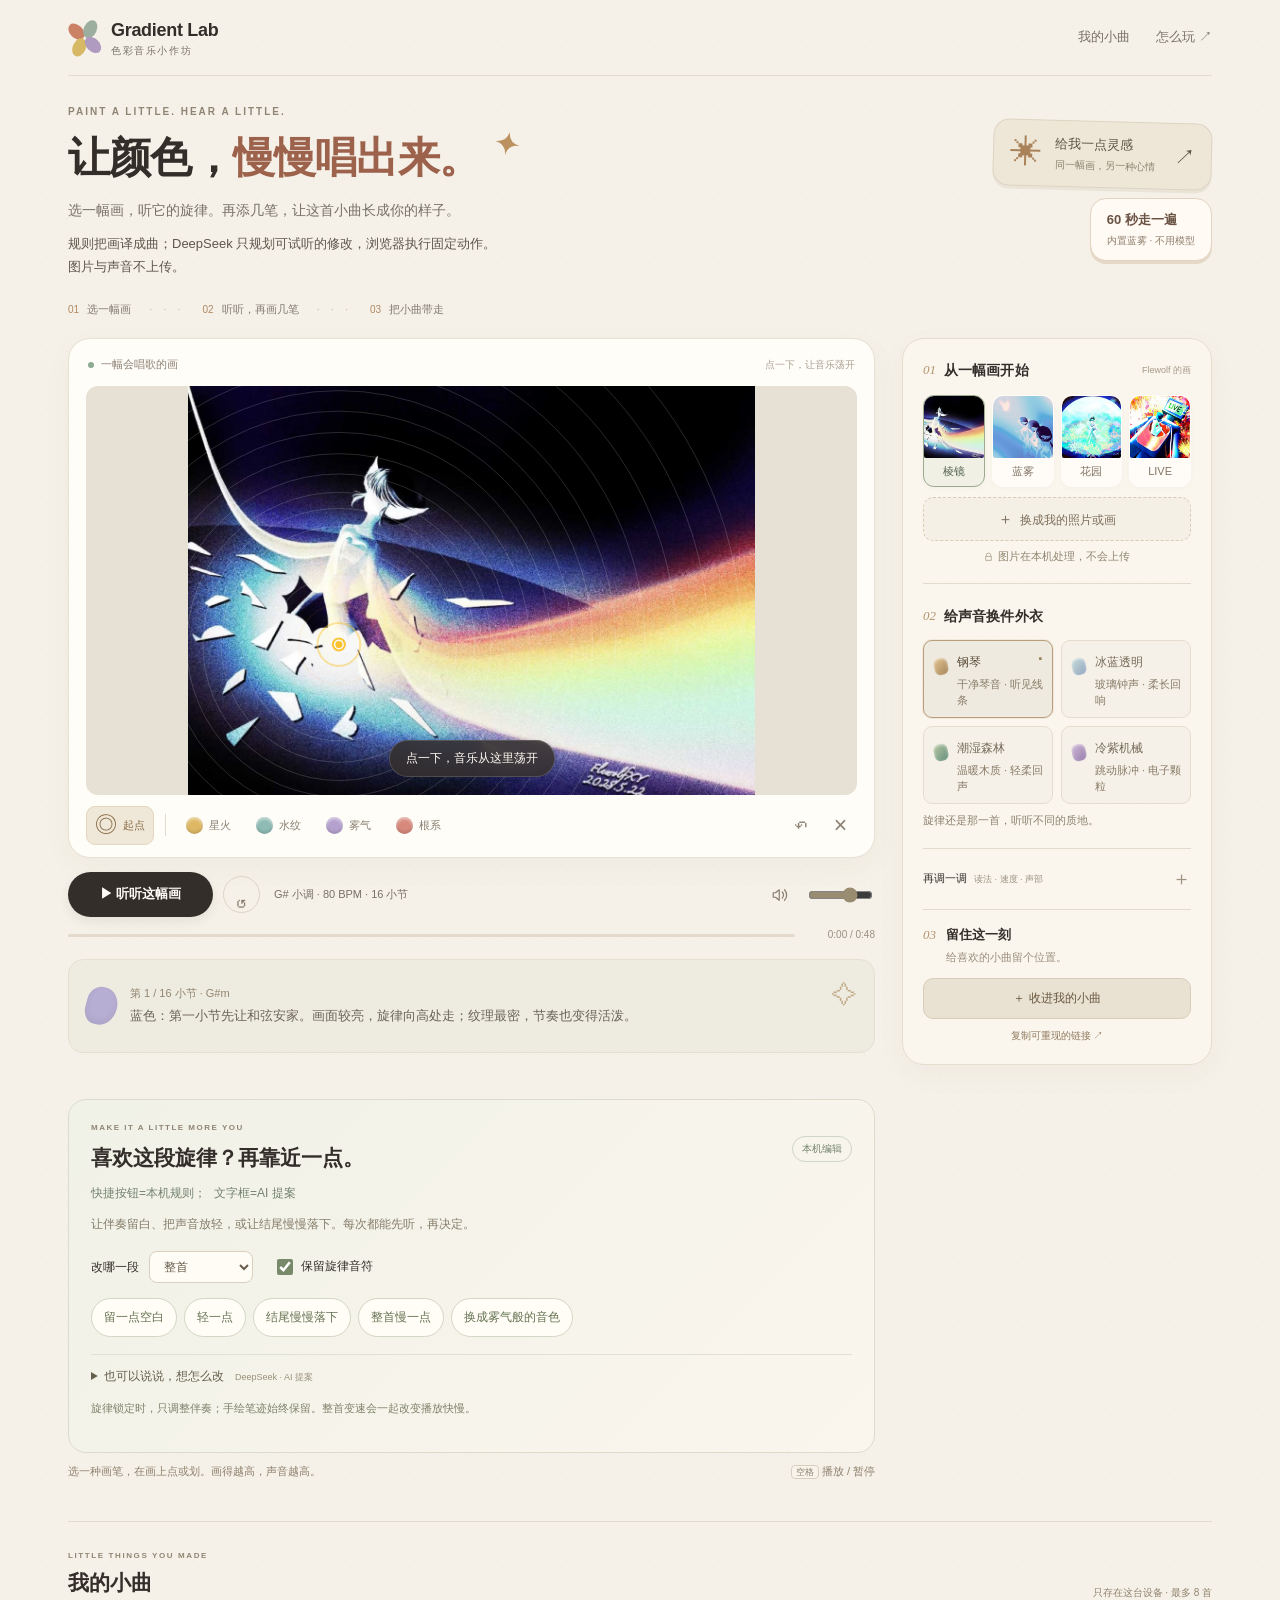
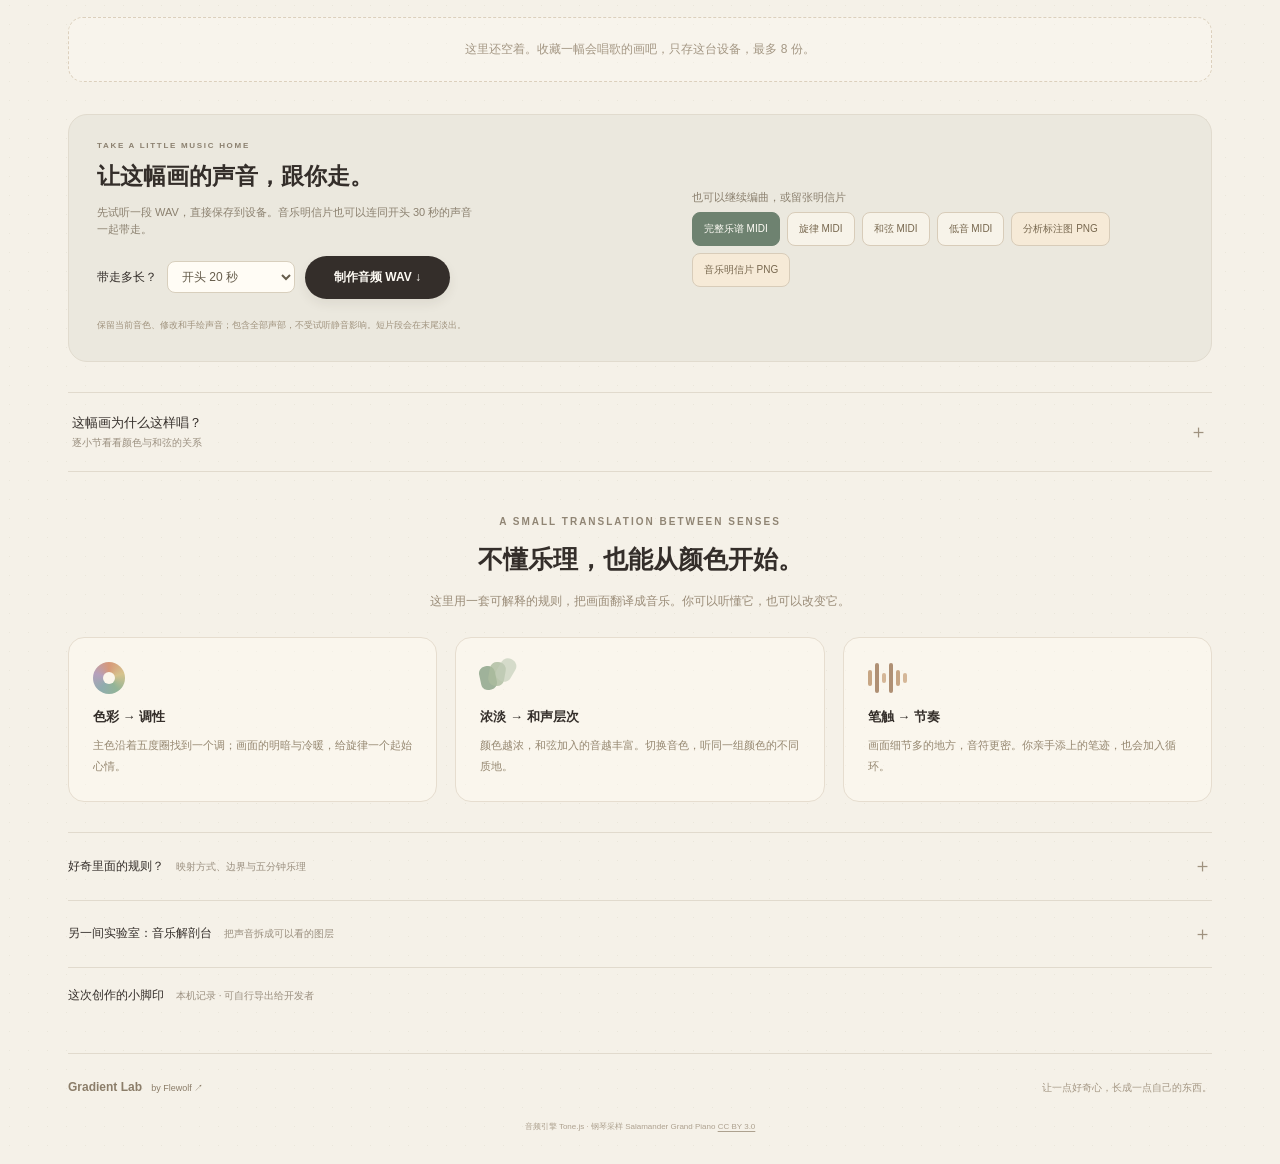
<file: docs/index.html>
<!DOCTYPE html>
<html lang="zh-CN">
<head>
<meta charset="UTF-8">
<meta name="viewport" content="width=device-width, initial-scale=1.0">
<meta name="theme-color" content="#f5f1e8">
<title>Gradient Lab · 让颜色，慢慢唱出来</title>
<meta name="description" content="一间可以听见颜色的小作坊。选一幅画，听它的旋律，再亲手添一笔声音。可解释、可编辑，作品只留在你的设备里。">
<meta property="og:title" content="Gradient Lab · 让颜色，慢慢唱出来">
<meta property="og:description" content="先听听，再添一笔。把一幅画变成能继续创作的音乐。">
<meta property="og:image" content="https://flewolfxy.github.io/gradient-lab/paintings/mist.jpg">
<link rel="icon" href="favicon.svg" type="image/svg+xml">
<link rel="stylesheet" href="style.css?v=20261016-3">
</head>
<body>
<a class="skip-link" href="#lab">跳到创作工作台</a>
<div class="page">
  <nav class="topbar" aria-label="主要导航">
    <a class="brand" href="#" aria-label="Gradient Lab 首页"><span class="brand-flower" aria-hidden="true"><i></i><i></i><i></i><i></i></span><span>Gradient Lab<small>色彩音乐小作坊</small></span></a>
    <div class="nav-links"><a href="#collection">我的小曲</a><a href="#learn">怎么玩 <span aria-hidden="true">↗</span></a></div>
  </nav>

  <header class="hero">
    <div class="hero-copy"><p class="eyebrow">PAINT A LITTLE. HEAR A LITTLE.</p><h1>让颜色，<span>慢慢唱出来。</span><svg class="hero-star" viewBox="0 0 48 48" aria-hidden="true"><path d="M24 2Q25 22 46 24Q25 25 24 46Q22 25 2 24Q22 22 24 2Z"/></svg></h1><p class="sub">选一幅画，听它的旋律。再添几笔，让这首小曲长成你的样子。</p><p class="contribution">规则把画译成曲；DeepSeek 只规划可试听的修改，浏览器执行固定动作。<span>图片与声音不上传。</span></p></div>
    <div class="hero-actions">
      <button class="surprise-btn" id="surpriseBtn"><span aria-hidden="true">✳</span><span>给我一点灵感<small>同一幅画，另一种心情</small></span><span aria-hidden="true">↗</span></button>
      <button class="demo-btn" id="demoBtn" type="button" aria-pressed="false">60 秒走一遍<small>内置蓝雾 · 不用模型</small></button>
    </div>
  </header>
  <div class="journey" aria-label="创作步骤"><span><b>01</b> 选一幅画</span><i aria-hidden="true">· · ·</i><span><b>02</b> 听听，再画几笔</span><i aria-hidden="true">· · ·</i><span><b>03</b> 把小曲带走</span></div>

  <main id="lab" class="layout">
    <section class="canvas-side" aria-label="画布与播放器">
      <div class="canvas-card">
        <div class="card-label"><span><i class="live-dot" aria-hidden="true"></i> 一幅会唱歌的画</span><span class="mini-note">点一下，让音乐荡开</span></div>
        <div class="canvas-wrap" id="canvasWrap">
          <img id="painting" alt="正在读取所选画作">
          <canvas id="overlay" role="application" aria-label="可演奏画布。按空格播放，选择下方画笔后可在画上点或划。" tabindex="0"></canvas>
          <div class="canvas-hint loading" id="canvasHint">正在读画……</div>
        </div>
        <div class="paint-tools" id="paintTools" role="group" aria-label="画布工具">
          <button class="paint-tool origin-tool active" data-tool="origin" title="重新选择音乐荡开的起点" aria-label="选择涟漪起点"><span class="origin-symbol" aria-hidden="true">◎</span><span>起点</span></button>
          <span class="tool-divider" aria-hidden="true"></span>
          <button class="ink-swatch active" data-ink="spark" title="星火 · 钟鸣" aria-label="星火画笔，钟鸣"><i></i><span>星火</span></button>
          <button class="ink-swatch" data-ink="water" title="水纹 · 拨弦" aria-label="水纹画笔，拨弦"><i></i><span>水纹</span></button>
          <button class="ink-swatch" data-ink="mist" title="雾气 · 长音" aria-label="雾气画笔，长音"><i></i><span>雾气</span></button>
          <button class="ink-swatch" data-ink="root" title="根系 · 低音" aria-label="根系画笔，低音"><i></i><span>根系</span></button>
          <span class="tool-spacer"></span>
          <button class="paint-tool compact" id="inkUndo" title="撤销最后一笔" aria-label="撤销最后一笔">↶</button>
          <button class="paint-tool compact" id="inkClear" title="清空手绘笔迹" aria-label="清空手绘笔迹">×</button>
        </div>
      </div>
      <div class="transport">
        <button id="playBtn" class="big-btn" disabled>▶ 听听这幅画</button>
        <button id="stopBtn" class="icon-btn" title="回到开头" aria-label="停止并回到开头">↺</button>
        <div class="track-meta"><span id="nowChord" class="now-chord"></span><span id="keyReadout" class="key-readout"></span></div>
        <div class="volume-control"><button id="muteBtn" class="icon-btn" title="静音" aria-label="静音" aria-pressed="false"><svg viewBox="0 0 24 24" aria-hidden="true"><path d="M11 5 6 9H3v6h3l5 4V5Zm4 3a6 6 0 0 1 0 8m3-11a10 10 0 0 1 0 14"/></svg></button><input id="volumeSlider" type="range" min="0" max="100" value="70" aria-label="音量"></div>
      </div>
      <div class="playback-progress"><div class="progress-track" aria-hidden="true"><span id="progressFill"></span></div><span id="timeReadout">0:00</span></div>
      <div id="hueChoice" class="hue-choice" hidden>
        <p id="hueChoiceText"></p>
        <div role="group" aria-label="选择定调的主色">
          <button type="button" id="hueChoiceA"></button>
          <button type="button" id="hueChoiceB"></button>
        </div>
      </div>
      <div class="listen-note"><span id="barSwatch" class="color-pebble" aria-hidden="true"></span><div><p id="barLabel" class="note-label">颜色做了这些决定</p><p id="barStory">按下播放，看看画面里的色彩，怎样变成耳边的旋律。</p></div><span class="note-star" aria-hidden="true">✧</span></div>
      <div class="status-line"><p class="status" id="status" role="status" aria-live="polite"></p><button id="undoSurpriseBtn" class="text-btn" hidden>回到刚才那一版 ↶</button></div>
      <section class="creative-card" aria-labelledby="creativeTitle">
        <div class="creative-heading"><div><p class="eyebrow">MAKE IT A LITTLE MORE YOU</p><h2 id="creativeTitle">喜欢这段旋律？再靠近一点。</h2></div><span class="local-badge">本机编辑</span></div>
        <p class="edit-contract"><span>快捷按钮=本机规则；</span><span>文字框=AI 提案</span></p>
        <p class="creative-intro">让伴奏留白、把声音放轻，或让结尾慢慢落下。每次都能先听，再决定。</p>
        <div class="creative-options"><label>改哪一段 <select id="editScope"><option value="all">整首</option><option value="firstHalf">前半段</option><option value="secondHalf">后半段</option><option value="ending">最后 4 小节</option></select></label><label class="lock-label"><input type="checkbox" id="lockMelody" checked> 保留旋律音符</label></div>
        <div class="edit-chips" role="group" aria-label="音乐修改"><button data-edit="sparser">留一点空白</button><button data-edit="softer">轻一点</button><button data-edit="fadeEnding">结尾慢慢落下</button><button data-edit="slower">整首慢一点</button><button data-edit="airy">换成雾气般的音色</button></div>
        <details class="intent-details"><summary>也可以说说，想怎么改 <span>DeepSeek · AI 提案</span></summary><form id="editIntentForm"><label class="sr-only" for="editIntent">描述音乐修改</label><textarea id="editIntent" rows="2" maxlength="180" placeholder="例如：后半段轻一点，保留旋律"></textarea><button class="save-btn" type="submit">看看会改什么 ↗</button></form><p class="tip">只将这条修改文字与范围、速度等参数发给 DeepSeek；图片和声音留在本机。AI 只提出可试听的方案，由你决定是否留下。</p></details>
        <p id="editFeedback" class="edit-feedback" role="status" aria-live="polite">旋律锁定时，只调整伴奏；手绘笔迹始终保留。整首变速会一起改变播放快慢。</p>
        <div class="edit-history"><p id="editHistory"></p><button id="undoEditBtn" class="text-btn" hidden>撤回上一次修改 ↶</button></div>
      </section>
      <p class="canvas-footnote">选一种画笔，在画上点或划。画得越高，声音越高。<span class="keyboard-hint"><kbd>空格</kbd> 播放 / 暂停</span></p>
    </section>

    <aside class="controls" aria-label="创作选项">
      <section class="control-section painting-section"><div class="section-heading"><span class="step-number">01</span><h2>从一幅画开始</h2><span class="small-tag">Flewolf 的画</span></div><div class="gallery" id="gallery"></div><button type="button" class="upload-btn" id="uploadTrigger"><span aria-hidden="true">＋</span> 换成我的照片或画</button><input type="file" id="uploadInput" accept="image/png,image/jpeg,image/webp,image/gif,image/avif,image/bmp" hidden><p class="privacy-note"><svg viewBox="0 0 16 16" aria-hidden="true"><path d="M4 7V5a4 4 0 0 1 8 0v2M3 7h10v7H3Z"/></svg>图片在本机处理，不会上传</p></section>
      <section class="control-section sound-section"><div class="section-heading"><span class="step-number">02</span><h2>给声音换件外衣</h2></div><div class="preset-row" id="presetRow"></div><p class="tip">旋律还是那一首，听听不同的质地。</p></section>
      <details class="tuning disclosure"><summary><span>再调一调 <small>读法 · 速度 · 声部</small></span><span class="details-plus" aria-hidden="true">＋</span></summary><div class="details-content">
        <h3>让音乐怎么走？</h3><div class="btn-row scan-row"><button class="opt scan-btn" data-scan="lr">左 → 右</button><button class="opt scan-btn" data-scan="tb">上 → 下</button><button class="opt scan-btn active" data-scan="ripple">涟漪 ◎</button></div><p class="tip" id="rippleTip">点“起点”，再在画上选择音乐荡开的地方。</p>
        <div class="param-row"><label for="tempoSlider">快一点，慢一点</label><b><span id="tempoVal">80</span> <small>BPM</small></b><input type="range" id="tempoSlider" min="50" max="120" value="80"></div>
        <h3>旋律的心情</h3><div class="btn-row"><button class="opt mode-btn active" data-mode="">听画的</button><button class="opt mode-btn" data-mode="major">明亮 · 大调</button><button class="opt mode-btn" data-mode="minor">内敛 · 小调</button></div>
        <h3>拆开听一听</h3><div class="btn-row mixer" aria-label="声部开关"><button class="opt active" data-track="melody" aria-pressed="true">旋律</button><button class="opt active" data-track="chords" aria-pressed="true">和弦</button><button class="opt active" data-track="bass" aria-pressed="true">低音</button><button class="opt active" data-track="ink" aria-pressed="true">我的笔迹</button></div>
        <p class="tip">声部开关只影响试听，收藏与导出保留完整乐谱。</p>
        <button class="text-btn reroll" id="rerollBtn">↻ 换点演奏表情</button>
      </div></details>
      <div class="keep-card"><span class="step-number">03</span><div><h2>留住这一刻</h2><p>给喜欢的小曲留个位置。</p></div><button id="saveBtn" class="save-btn">＋ 收进我的小曲</button><button id="shareBtn" class="text-btn" title="分享内置画作、参数与手绘笔迹">复制可重现的链接 ↗</button></div>
    </aside>
  </main>

  <section id="collection" class="collection" aria-labelledby="collectionTitle"><div class="section-heading collection-heading"><div><p class="eyebrow">LITTLE THINGS YOU MADE</p><h2 id="collectionTitle">我的小曲</h2></div><span class="collection-note">只存在这台设备 · 最多 8 首</span></div><div id="savedWorks" class="saved-works"><p class="saved-empty">喜欢哪一刻，就把它收进来。下次回来，还能接着画。</p></div></section>

  <section class="takeaway" id="takeaway"><div><p class="eyebrow">TAKE A LITTLE MUSIC HOME</p><h2>让这幅画的声音，跟你走。</h2><p>先试听一段 WAV，直接保存到设备。音乐明信片也可以连同开头 30 秒的声音一起带走。</p><div class="audio-export-controls"><label for="exportLength">带走多长？</label><select id="exportLength"><option value="20">开头 20 秒</option><option value="30">开头 30 秒</option><option value="full">完整一遍 + 余音</option></select><button id="exportAudioBtn" class="big-btn" disabled>制作音频 WAV ↓</button></div><small>保留当前音色、修改和手绘声音；包含全部声部，不受试听静音影响。短片段会在末尾淡出。</small></div><div><p class="export-secondary-label">也可以继续编曲，或留张明信片</p><div id="downloads" class="downloads"></div></div></section>

  <details id="scoreDetails" class="disclosure score-details"><summary><span>这幅画为什么这样唱？<small>逐小节看看颜色与和弦的关系</small></span><span class="details-plus" aria-hidden="true">＋</span></summary><div class="details-content"><div class="chord-strip" id="chordStrip" aria-label="选择小节播放"></div><section class="report" id="report" aria-label="逐小节音乐解释"></section></div></details>

  <section id="learn" class="learn-section"><div class="learn-heading"><p class="eyebrow">A SMALL TRANSLATION BETWEEN SENSES</p><h2>不懂乐理，也能从颜色开始。</h2><p>这里用一套可解释的规则，把画面翻译成音乐。你可以听懂它，也可以改变它。</p></div><div class="mapping-cards"><article><span class="mapping-art hue-art" aria-hidden="true"></span><h3>色彩 → 调性</h3><p>主色沿着五度圈找到一个调；画面的明暗与冷暖，给旋律一个起始心情。</p></article><article><span class="mapping-art saturation-art" aria-hidden="true"><i></i><i></i><i></i></span><h3>浓淡 → 和声层次</h3><p>颜色越浓，和弦加入的音越丰富。切换音色，听同一组颜色的不同质地。</p></article><article><span class="mapping-art rhythm-art" aria-hidden="true"><i></i><i></i><i></i><i></i><i></i><i></i></span><h3>笔触 → 节奏</h3><p>画面细节多的地方，音符更密。你亲手添上的笔迹，也会加入循环。</p></article></div>
      <details id="why" class="disclosure about-details"><summary><span>好奇里面的规则？<small>映射方式、边界与五分钟乐理</small></span><span class="details-plus" aria-hidden="true">＋</span></summary><div class="details-content prose"><p>这些是为创作设计的映射规则，不是颜色与情绪之间唯一或客观的对应。算法给一个起点，你来决定喜欢什么。</p><div class="table-scroll"><table class="map-table"><thead><tr><th>画面</th><th>音乐</th><th>设计直觉</th></tr></thead><tbody><tr><td>全画主色相</td><td>调的主音</td><td>色环与五度圈都是圆，相邻色相走到相邻的调</td></tr><tr><td>明度与冷暖</td><td>大调 / 小调</td><td>为不同画面给出一个初始心情，随时可以手动改</td></tr><tr><td>扫描方向</td><td>时间轴</td><td>画面可以像卷轴、瀑布，或一圈圈荡开的水面</td></tr><tr><td>区域偏离基调的程度</td><td>和弦功能</td><td>相近像停留，差异像走远，再逐渐回到起点</td></tr><tr><td>饱和度</td><td>三和弦、七和弦、九和弦</td><td>色彩浓一点，和声层次也多一点</td></tr><tr><td>明度与亮处的位置</td><td>音区与旋律轮廓</td><td>明亮的地方，旋律向上走</td></tr><tr><td>边缘 / 细节密度</td><td>节奏密度</td><td>笔触密的地方音也密，近黑区域给旋律留白</td></tr><tr><td>手绘笔迹</td><td>独立声部</td><td>位置决定时间，高度决定调内音高，颜色决定乐器</td></tr></tbody></table></div><p>首尾回到主和弦，每四小节形成一个小句子，旋律强拍靠近和弦音。同一幅画、同一组参数与种子，会得到同一段音乐。</p><p>当两种颜色势均力敌时，平均色相可能落在画面里不存在的颜色上。这时可以选择哪一种主色来定调，而不是假装只有一种读法。副色如何变成借用和弦，还在下一步。</p></div></details>
  </section>
  <details id="layers" class="disclosure about-details"><summary><span>另一间实验室：音乐解剖台<small>把声音拆成可以看的图层</small></span><span class="details-plus" aria-hidden="true">＋</span></summary><div class="details-content prose"><p>Score → Layers 将音频拆成波形、音高谱、和弦候选与段落，帮助你观察声音里的结构。目前是随仓库提供的 Python 本地工具。</p><a id="xrayLink" href="https://github.com/FlewolfXY/gradient-lab/tree/main/audio-xray" target="_blank" rel="noopener">查看本地运行方式 ↗</a></div></details>
  <details class="disclosure about-details" id="trialNotes"><summary><span>这次创作的小脚印<small>本机记录 · 可自行导出给开发者</small></span></summary><div class="details-content prose"><p>仅在当前标签页记录操作名称和相对用时；不记录图片、文件名或你输入的文字，也不会自动发送。它能帮助回看哪里顺手、哪里卡住，不能代表真实用户增长。</p><p id="trialSummary"></p><button id="exportTrialBtn" class="text-btn">导出本次体验记录 JSON ↓</button></div></details>
  <footer><a class="footer-brand" href="https://github.com/FlewolfXY/gradient-lab" target="_blank" rel="noopener">Gradient Lab <span>by Flewolf ↗</span></a><p>让一点好奇心，长成一点自己的东西。</p><small>音频引擎 Tone.js · 钢琴采样 Salamander Grand Piano <a href="https://creativecommons.org/licenses/by/3.0/" target="_blank" rel="noopener">CC BY 3.0</a></small></footer>
</div>
<div class="drop-veil" id="dropVeil"><span>把画放在这里，听听它的声音。<small>图片只在本机处理</small></span></div>
<div id="demoGate" class="demo-gate" hidden>
  <div class="demo-gate-card" role="dialog" aria-modal="true" aria-labelledby="demoGateTitle">
    <p class="eyebrow">60 秒走一遍</p>
    <h2 id="demoGateTitle">点一下，开始听</h2>
    <p>规则把画译成曲；DeepSeek 只规划可试听的修改，浏览器执行固定动作。图片与声音不上传。</p>
    <button type="button" id="demoGateBtn" class="big-btn">点一下，开始听 · 60 秒</button>
  </div>
</div>
<div class="demo-caption" id="demoCaption" popover="manual" hidden role="status">
  <span data-beat="0">规则把颜色译成和弦</span><span class="demo-dot" aria-hidden="true"> · </span><span data-beat="1">AI 只提出可撤回的编辑</span><span class="demo-dot" aria-hidden="true"> · </span><span data-beat="2">声音留在本机</span>
  <button type="button" id="demoCaptionClose" aria-label="关闭说明">×</button>
</div>
<dialog id="postcardDialog" class="postcard-dialog" aria-labelledby="postcardTitle"><div class="postcard-header"><div><p class="eyebrow">A LITTLE KEEPSAKE</p><h2 id="postcardTitle">给这一刻，留张明信片。</h2></div><button id="postcardClose" class="icon-btn" aria-label="关闭明信片预览">×</button></div><img id="postcardPreview" alt="音乐明信片预览"><div class="postcard-actions"><p>明信片是一张静态图片。可以一并带走开头 30 秒的 WAV：声音在本机制作，不会上传。</p><a id="postcardDownload" class="big-btn" download>保存明信片 PNG ↓</a><button id="postcardWav" class="big-btn postcard-wav" type="button" disabled>一并带走 30 秒声音</button></div></dialog>

<dialog id="editDialog" class="studio-dialog edit-dialog" aria-labelledby="editDialogTitle"><p class="eyebrow">KEEP WHAT YOU LOVE</p><h2 id="editDialogTitle">先听听，再决定。</h2><ul id="editChanges"></ul><p id="editProtection" class="tip"></p><div class="compare-buttons"><button id="listenBefore" class="compare-btn">A · 听修改前</button><button id="listenAfter" class="compare-btn">B · 听修改后</button><button id="editPreviewStop" class="icon-btn" aria-label="停止对比试听">■</button></div><p id="compareStatus" role="status" aria-live="polite">从修改处试听 8 秒。你的原版还在。</p><div class="dialog-actions"><button id="discardEdit" class="text-btn">回到原版</button><button id="acceptEdit" class="big-btn">喜欢，留下这版 ✓</button></div></dialog>
<dialog id="audioDialog" class="studio-dialog audio-dialog" aria-labelledby="audioDialogTitle"><div class="postcard-header"><div><p class="eyebrow">A LITTLE PIECE OF SOUND</p><h2 id="audioDialogTitle">把声音装进口袋。</h2></div><button id="audioClose" class="icon-btn" aria-label="关闭音频预览">×</button></div><div id="audioMaking" class="audio-making"><span aria-hidden="true">♫</span><p id="audioProgress" role="status" aria-live="polite">正在准备声音…</p></div><div id="audioReady" hidden><p id="audioDescription"></p><audio id="audioPreview" controls preload="metadata"></audio><a id="audioDownload" class="big-btn" download>保存音频 WAV ↓</a><p id="audioNotice" class="tip"></p><div class="use-feedback"><p>这段声音，准备放在哪里？<small>可选，仅记在本机，不会发送。</small></p><div><button data-use="visual-work">我的画 / 视频</button><button data-use="keep">先留着喜欢</button><button data-use="not-yet">还想再改改</button></div><p id="useFeedbackMessage" role="status"></p></div></div></dialog>

<noscript><p class="noscript-note">这个小作坊需要 JavaScript 才能把画面变成音乐。请在浏览器中启用它，再来听听。</p></noscript>
<script src="vendor/Tone-15.1.22.js"></script>
<script type="module" src="app.js?v=20261016-3"></script>
<script type="module" src="studio-controls.js?v=20261016-3"></script>
</body>
</html>
</file>
<file: docs/style.css>
/* A warm paper studio. The artwork, and the person playing it, keep the colour. */
:root{--bg:#f5f1e8;--panel:#fffdf8;--panel-2:#efebe2;--line:#e1dacd;--text:#342e2a;--dim:#777168;--ice:#557568;--ice-2:#987f9f;--glow:#a96342;--rose:#ae584b;--coral:#cb8166;--shadow:0 9px 30px #61513a0a;--radius:22px}
*{box-sizing:border-box}html{scroll-behavior:smooth;scroll-padding-top:24px}body{margin:0;color:var(--text);background:radial-gradient(circle,#b3a78d26 .85px,transparent .9px) 0 0/19px 19px,var(--bg);font-family:-apple-system,BlinkMacSystemFont,"Segoe UI","PingFang SC","Hiragino Sans GB",sans-serif;line-height:1.6;-webkit-font-smoothing:antialiased}button,input{font:inherit}button,a{-webkit-tap-highlight-color:transparent}button{cursor:pointer}button:disabled{cursor:default;opacity:.45}a{color:inherit}button:focus-visible,a:focus-visible,input:focus-visible,summary:focus-visible,canvas:focus-visible{outline:3px solid #b66e4d;outline-offset:4px}button,a{touch-action:manipulation}button{transition:background .18s,box-shadow .18s,transform .18s}button:hover:not(:disabled){transform:translateY(-1px)}button:active:not(:disabled){transform:translateY(0)}[hidden]{display:none!important}.page{max-width:1216px;margin:0 auto;padding:0 36px 30px}.skip-link{position:fixed;left:12px;top:-80px;padding:10px;background:var(--panel);z-index:100}.skip-link:focus{top:12px}
.topbar{height:92px;display:flex;align-items:center;justify-content:space-between;border-bottom:1px solid var(--line)}.brand{display:flex;align-items:center;gap:12px;text-decoration:none;font-size:18px;font-weight:760;letter-spacing:-.3px}.brand small{display:block;font-size:10px;letter-spacing:1.6px;font-weight:450;color:var(--dim);margin-top:-2px}.brand-flower{position:relative;display:block;width:31px;height:34px;transform:rotate(-10deg)}.brand-flower i{position:absolute;width:13px;height:19px;border-radius:65%;background:var(--coral);left:3px;top:1px;transform:rotate(-35deg)}.brand-flower i:nth-child(2){left:17px;transform:rotate(35deg);background:#9caf9f}.brand-flower i:nth-child(3){top:17px;transform:rotate(35deg);background:#d7b965}.brand-flower i:nth-child(4){left:17px;top:17px;transform:rotate(-35deg);background:#af9bc0}.nav-links{display:flex;gap:26px;font-size:13px;color:var(--dim)}.nav-links a{text-decoration:none}.nav-links a:hover{color:var(--text)}.hero{display:flex;justify-content:space-between;align-items:center;padding:39px 0 26px;gap:24px}.eyebrow{font-size:10px;letter-spacing:2px;font-weight:600;color:#908574;margin:0 0 10px}.hero h1{font-family:"Songti SC","STSong","Noto Serif CJK SC",serif;font-size:clamp(30px,3.8vw,45px);letter-spacing:-.8px;line-height:1.35;margin:0 0 12px;font-weight:650;position:relative}.hero h1 span{color:#9c624c}.hero-star{width:27px;height:27px;fill:#bc9160;margin-left:14px;vertical-align:top;transform:rotate(12deg)}.sub{font-size:14px;color:var(--dim);margin:0}.surprise-btn{flex:none;display:flex;gap:13px;align-items:center;border:1px solid #ded4c2;background:#eee7d8;color:#5f5344;border-radius:16px;text-align:left;padding:13px 16px;font-size:13px;box-shadow:0 3px 0 #d9cfbe6b;transform:rotate(1.5deg)}.surprise-btn>span:first-child{font-size:32px;line-height:1;color:#aa825a}.surprise-btn>span:last-child{font-size:21px;margin-left:6px}.surprise-btn small{display:block;color:#8c806f;font-size:10px;margin-top:2px}.surprise-btn:hover{transform:rotate(0)!important;background:#f4ead9}.journey{display:flex;align-items:center;gap:18px;font-size:11px;color:#817b72;padding:0 0 20px}.journey b{font-size:10px;font-weight:500;margin-right:5px;color:#b18862}.journey i{font-style:normal;letter-spacing:4px;color:#c4baaa}
.layout{display:grid;grid-template-columns:minmax(0,1fr) 310px;gap:27px;align-items:start}.canvas-side{min-width:0}.canvas-card{border-radius:var(--radius);background:var(--panel);padding:15px 15px 9px;border:1px solid #e8e0d1;box-shadow:var(--shadow)}.card-label{display:flex;align-items:center;justify-content:space-between;margin:0 2px 12px;font-size:11px;color:#8d8173;gap:12px}.card-label>span:first-child{display:flex;align-items:center;gap:7px}.live-dot{width:6px;height:6px;background:#8eaa93;border-radius:50%}.mini-note{font-size:10px;color:#aaa093}.canvas-wrap{position:relative;background:#e6e0d5;min-height:220px;aspect-ratio:1.3;display:flex;align-items:center;justify-content:center;overflow:hidden;border-radius:12px}.canvas-wrap img{background:#fff;display:block;max-width:100%;max-height:480px;width:auto;height:auto;object-fit:contain}.canvas-wrap canvas{position:absolute;left:0;top:0;cursor:crosshair;touch-action:none;border-radius:2px}.canvas-hint{position:absolute;z-index:4;bottom:18px;left:50%;transform:translateX(-50%);color:#fffaf1;background:#342e2bd9;border:1px solid #ffffff26;backdrop-filter:blur(10px);border-radius:999px;padding:8px 16px;font-size:12px;white-space:nowrap;pointer-events:none;box-shadow:0 4px 14px #0002}.canvas-hint.loading{bottom:auto;top:50%;transform:translate(-50%,-50%)}.paint-tools{display:flex;align-items:center;gap:4px;min-height:52px;padding-top:8px}.paint-tool,.ink-swatch{border:1px solid transparent;background:transparent;border-radius:9px;min-height:39px;padding:4px 8px;display:flex;align-items:center;justify-content:center;gap:6px;color:#8b8173;font-size:11px}.paint-tool.active{background:#efe8d9;color:#876943;border-color:#e4d7bf}.origin-symbol{font-size:22px;line-height:1}.ink-swatch i{width:17px;height:17px;border-radius:50%;background:var(--ink);box-shadow:inset 0 -2px 3px #0002,inset 0 2px 3px #fff8;display:block}.ink-swatch[data-ink=spark]{--ink:#deb864}.ink-swatch[data-ink=water]{--ink:#8ebbb4}.ink-swatch[data-ink=mist]{--ink:#b5a1ce}.ink-swatch[data-ink=root]{--ink:#d7897c}.ink-swatch.active{border-color:var(--ink);background:#f4f0e8;color:#534b42}.ink-swatch:hover{background:#f4f0e8}.tool-divider{height:22px;width:1px;background:var(--line);margin:0 4px}.tool-spacer{flex:1}.paint-tool.compact{width:33px;padding:0;font-size:23px;color:#8b8173}.paint-tool:hover{background:#efe8dc}.transport{display:flex;align-items:center;gap:10px;padding:14px 0 6px}.big-btn{border:0;color:#fffcf5;background:#342e2a;border-radius:999px;padding:12px 22px;font-size:13px;font-weight:600;white-space:nowrap;min-width:145px;box-shadow:0 5px 11px #3c312c14}.big-btn:hover{background:#4b4038}.icon-btn{display:grid;place-items:center;background:transparent;color:#8a7c6d;border:1px solid #ded4c5;border-radius:50%;width:37px;height:37px;flex:none;font-size:21px;padding:8px}.icon-btn svg{width:18px;height:18px;fill:none;stroke:currentColor;stroke-width:1.6;stroke-linecap:round;stroke-linejoin:round}.icon-btn[aria-pressed=true]{background:#e9ddd1;color:#a35743}.track-meta{flex:1;min-width:0;display:flex;flex-direction:column;gap:0;padding-left:4px}.now-chord{font-size:13px;color:#8e6948;font-weight:600}.key-readout{font-size:10px;color:var(--dim)}.volume-control{display:flex;align-items:center;gap:8px}.volume-control .icon-btn{border:0}.volume-control input{width:65px;accent-color:#9a8c70;height:20px}.playback-progress{display:flex;gap:12px;align-items:center;color:#9b8f80;font-size:10px;font-variant-numeric:tabular-nums;margin:4px 0 16px}.progress-track{height:3px;background:#e3dacb;flex:1;border-radius:2px;overflow:hidden}#progressFill{display:block;height:100%;width:0;background:#b98b63;transition:width .15s linear}#timeReadout{min-width:68px;text-align:right}.listen-note{display:flex;gap:13px;align-items:center;background:#eeebe0;border:1px solid #e6e0d2;padding:15px 17px;border-radius:15px;min-height:94px}.color-pebble{display:block;flex:none;width:31px;height:38px;border-radius:47% 53% 58% 42%;background:#a5b5b1;transform:rotate(14deg);box-shadow:inset 0 -3px 7px #0001}.note-label{font-size:10px;color:#928570;margin:0 0 3px}.listen-note p:not(.note-label){font-size:12px;line-height:1.7;color:#6c6459;margin:0}.note-star{font-size:25px;margin-left:auto;align-self:flex-start;color:#c0aa87}.status-line{display:flex;align-items:start;justify-content:space-between;gap:10px;min-height:26px;padding-top:5px}.status{font-size:11px;line-height:1.5;color:var(--dim);margin:0}.status.busy{color:var(--ice)}.status.err{color:#a04638}.canvas-footnote{font-size:10px;color:#a09484;margin:2px 0 0;display:flex;justify-content:space-between;gap:10px}.keyboard-hint{white-space:nowrap}kbd{font:inherit;font-size:9px;border:1px solid #d8cebf;border-radius:4px;padding:1px 4px;background:#f8f4ec}
.controls{min-width:0;background:#fffcf580;border:1px solid #e5ddce;border-radius:var(--radius);padding:20px;box-shadow:var(--shadow)}.control-section+.control-section{padding-top:21px;margin-top:18px;border-top:1px solid var(--line)}.section-heading{display:flex;gap:8px;align-items:center;margin-bottom:13px}.section-heading h2{font-size:14px;font-weight:600;margin:0;letter-spacing:.1px}.step-number{font-family:Georgia,serif;font-style:italic;font-size:13px;color:#b2946e}.small-tag{font-size:9px;color:#a79a86;margin-left:auto}.gallery{display:grid;grid-template-columns:repeat(4,minmax(0,1fr));gap:7px}.thumb{padding:0 0 6px;overflow:hidden;background:#fffcf8;border:1.5px solid transparent;border-radius:11px;color:#817464;font-family:inherit;min-width:0;box-shadow:0 2px 4px #55442208}.thumb img{width:100%;height:62px;object-fit:cover;display:block;margin-bottom:5px;border-radius:8px 8px 2px 2px}.thumb span{font-size:10px;display:block;overflow:hidden;text-overflow:ellipsis;white-space:nowrap;padding:0 3px}.thumb.active{border-color:#9caa90;background:#f1f0e5;color:#53634e}.thumb:hover{border-color:#c2ac8e}.upload-btn{background:#f5f0e6;border:1px dashed #d8cbb7;border-radius:10px;padding:9px 10px;color:#7b6d59;font-size:11px;width:100%;margin-top:10px}.upload-btn>span{font-size:15px;margin-right:4px}.privacy-note{font-size:9px;color:#a49988;display:flex;align-items:center;justify-content:center;gap:5px;margin:7px 0 0}.privacy-note svg{width:9px;height:10px;fill:none;stroke:currentColor;stroke-width:1.1}.preset-row{display:grid;grid-template-columns:1fr 1fr;gap:8px}.opt{font-size:11px;background:#f6f1e8;border:1px solid #e5dccd;border-radius:9px;color:#766a59;padding:8px 10px}.opt.active{background:#e8eddf;border-color:#acb59c;color:#51674d}.opt:hover{border-color:#b5a389}.preset-btn{position:relative;text-align:left;min-height:73px;padding:11px 9px 8px 33px;font-size:11px;display:flex;flex-direction:column;justify-content:center;gap:4px;overflow:hidden;background:#f6f1e8}.preset-btn::before{content:'';position:absolute;left:10px;top:17px;width:14px;height:17px;border-radius:6px;transform:rotate(-12deg);background:linear-gradient(140deg,#e3c592,#a68559);box-shadow:inset 0 1px 3px #fffa}.preset-btn[data-preset=ice]::before{background:linear-gradient(140deg,#c8ddd9,#91a5c0)}.preset-btn[data-preset=forest]::before{background:linear-gradient(140deg,#b7c8a2,#658e7b)}.preset-btn[data-preset=machine]::before{background:linear-gradient(140deg,#d0b9d7,#967caa)}.preset-btn small{color:#a08f7c;font-size:9px;font-weight:400;line-height:1.45}.preset-btn.active{background:#eeeadf;border-color:#b89e7b;color:#594936;box-shadow:0 0 0 1px #c9b29133}.preset-btn.active::after{content:'·';position:absolute;right:8px;top:-4px;color:#967e53;font-size:26px}.tip{font-size:10px;color:#a29583;margin:8px 0 0;line-height:1.6}.disclosure{border-top:1px solid var(--line)}.disclosure summary{display:flex;align-items:center;justify-content:space-between;gap:16px;list-style:none;cursor:pointer;padding:19px 0;font-size:13px;font-weight:500}.disclosure summary::-webkit-details-marker{display:none}.disclosure summary small{display:block;color:#9a8f7f;font-size:10px;margin-top:2px;font-weight:400}.details-plus{font-size:19px;font-weight:300;color:#9f927f;transition:transform .2s}.disclosure[open]>summary .details-plus{transform:rotate(45deg)}.details-content{padding:0 0 18px}.tuning{margin-top:18px}.tuning summary{font-size:11px;padding:15px 0}.tuning summary small{display:inline;margin-left:4px;font-size:9px}.tuning h3{font-size:10px;color:#8e7d67;font-weight:500;margin:14px 0 7px}.tuning h3:first-child{margin-top:1px}.btn-row{display:flex;flex-wrap:wrap;gap:5px}.scan-row .opt{flex:1;padding:7px 4px}.param-row{display:flex;flex-wrap:wrap;align-items:center;justify-content:space-between;gap:6px;margin:16px 0}.param-row label{font-size:10px;color:#8e7d67}.param-row b{font-size:11px;color:#7c715c;font-weight:500}.param-row small{font-size:8px;font-weight:400}.param-row input{width:100%;margin:3px 0;accent-color:#9caa90}.mixer .opt{flex:1;padding:7px 6px;font-size:10px}.text-btn{background:transparent;border:0;padding:0;font-size:10px;color:#8f785b;text-align:left;text-decoration:none;text-underline-offset:3px}.text-btn:hover{text-decoration:underline}.reroll{margin-top:17px}.keep-card{border-top:1px solid var(--line);padding-top:15px;display:grid;grid-template-columns:16px 1fr;column-gap:7px}.keep-card h2{font-size:12px;margin:0;font-weight:600}.keep-card p{font-size:10px;margin:3px 0 11px;color:#9b8d7b}.save-btn{grid-column:1/-1;border:1px solid #d9ccba;background:#e9e1d1;border-radius:10px;padding:10px;font-size:11px;color:#6a5942}.keep-card>.text-btn{grid-column:1/-1;text-align:center;margin-top:9px}
.collection{margin-top:40px;border-top:1px solid var(--line);padding-top:28px;scroll-margin-top:30px}.collection-heading{justify-content:space-between;align-items:flex-end}.collection-heading .eyebrow{font-size:8px;letter-spacing:1.6px;margin-bottom:5px}.collection-heading h2{font-family:"Songti SC",serif;font-size:21px;font-weight:600}.collection-note{font-size:10px;color:#a29685}.saved-works{display:grid;grid-template-columns:repeat(4,minmax(0,1fr));gap:12px}.saved-empty{grid-column:1/-1;border:1px dashed #dcd0bd;border-radius:15px;margin:3px 0 0;padding:22px;text-align:center;font-size:12px;color:#a49784;background:#fffaf34d}.saved-card{position:relative;background:#fffcf5;border:1px solid var(--line);border-radius:14px;overflow:hidden}.saved-open{border:0;width:100%;padding:10px;text-align:left;background:transparent;color:var(--text);display:flex;flex-direction:column;gap:5px}.saved-open img{width:100%;height:96px;object-fit:cover;border-radius:8px}.saved-open strong{font-size:12px;font-weight:500;max-width:100%;overflow:hidden;text-overflow:ellipsis;white-space:nowrap}.saved-open small{font-size:10px;color:var(--dim)}.saved-delete{position:absolute;right:14px;top:14px;border:1px solid #fff8;border-radius:50%;height:26px;min-width:34px;padding:0 6px;background:#fffcf3e6;color:#74634e;font-size:9px}.takeaway{display:grid;grid-template-columns:1.15fr 1fr;gap:30px;align-items:center;margin:32px 0 30px;padding:25px 28px;background:#ebe8de;border:1px solid #e1dbce;border-radius:19px}.takeaway .eyebrow{font-size:8px;letter-spacing:1.7px}.takeaway h2{font-family:"Songti SC",serif;font-size:23px;font-weight:600;margin:0 0 8px}.takeaway p{font-size:11px;color:#8b806f;max-width:380px;margin:0 0 6px}.takeaway small{font-size:9px;color:#a0937e}.downloads{display:flex;gap:7px;flex-wrap:wrap;justify-content:flex-start}.downloads a,.downloads button{font-size:10px;background:#f7f3e9;color:#78684f;border:1px solid #d8ccb9;border-radius:8px;padding:8px 11px;text-decoration:none;cursor:pointer}.downloads .primary-download{background:#6e8270;color:#fffdf6;border-color:#6e8270}.downloads button{background:#f6ead7}.downloads a:hover,.downloads button:hover{border-color:#9e875f}.score-details{border-bottom:1px solid var(--line)}.score-details>summary{padding:20px 4px}.chord-strip{display:flex;flex-wrap:wrap;gap:5px;margin:0 0 15px}.chord-chip{border:1px solid var(--line);background:#f1ecdf;color:#99856d;font-size:11px;border-radius:7px;padding:6px 8px;cursor:pointer}.chord-chip.playing{background:#dcdcc4;color:#566148;border-color:#a6b093}.report{overflow:hidden}.report h2{font-family:"Songti SC",serif;font-size:19px;font-weight:600;margin:0 0 10px}.report .lede{font-size:12px;color:var(--dim);line-height:1.9}.report details{margin-top:14px}.report summary{font-size:12px;color:#8f7655;cursor:pointer;padding:8px 0}.report .bar-table{font-size:11px;width:100%;border-collapse:collapse}.bar-table td,.bar-table th{padding:9px 7px;border-bottom:1px solid var(--line);text-align:left;vertical-align:top}.bar-table th{font-size:10px;font-weight:500;color:#9a8b76}.bar-table .why{color:#877962}.bar-table tr.playing{background:#e5e6d4}.swatch{display:inline-block;width:10px;height:10px;border-radius:3px;vertical-align:middle;margin-right:5px}.theory{font-size:12px;color:#877c6a;columns:2;column-gap:30px;padding-left:19px}.theory li{margin-bottom:8px;break-inside:avoid}.learn-section{padding-top:42px}.learn-heading{text-align:center;max-width:600px;margin:0 auto 25px}.learn-heading h2{font-family:"Songti SC",serif;font-size:25px;font-weight:600;margin:8px 0 10px}.learn-heading>p:last-child{font-size:12px;color:#9a8c78}.mapping-cards{display:grid;grid-template-columns:repeat(3,1fr);gap:18px;margin-bottom:30px}.mapping-cards article{background:#fffbf480;border:1px solid #e6ddcf;border-radius:16px;padding:24px}.mapping-cards h3{font-size:13px;font-weight:600;margin:13px 0 8px}.mapping-cards p{font-size:11px;color:#958770;margin:0;line-height:1.9}.mapping-art{height:32px;width:40px;display:flex;align-items:center;gap:3px}.hue-art{height:32px;width:32px;border-radius:50%;background:conic-gradient(#d79878,#d6c38d,#92b497,#90acae,#b5a0bc,#d79878);position:relative}.hue-art::after{content:'';position:absolute;inset:10px;background:#fbf6eb;border-radius:50%}.saturation-art i{width:16px;height:24px;border-radius:7px;background:#9fb29a;transform:rotate(-12deg);margin-right:-10px}.saturation-art i:nth-child(2){background:#abbc9ecc;transform:translateY(-4px) rotate(10deg)}.saturation-art i:nth-child(3){background:#c3cdb8aa;transform:translateY(-8px) rotate(30deg)}.rhythm-art i{width:4px;height:16px;background:#c7a684;border-radius:3px}.rhythm-art i:nth-child(2n){height:30px;background:#af9074}.rhythm-art i:nth-child(3n){height:10px;background:#d5b798}.about-details summary{font-size:12px;padding:18px 0}.about-details summary small{display:inline;margin-left:12px;font-size:10px}.prose{font-size:12px;color:#827763;line-height:1.9}.prose p{max-width:850px}.table-scroll{overflow-x:auto}.map-table{font-size:11px;width:100%;border-collapse:collapse}.map-table th,.map-table td{text-align:left;border-bottom:1px solid var(--line);padding:10px}.map-table th{font-weight:500;color:#9e8c75}.map-table td:nth-child(2){white-space:nowrap;color:#657a63}footer{display:flex;align-items:center;gap:20px;flex-wrap:wrap;justify-content:space-between;border-top:1px solid var(--line);margin-top:30px;padding-top:24px;color:#a49784}footer p{font-size:10px;margin:0}footer small{width:100%;font-size:8px;text-align:center;margin-top:4px;color:#ada18f}footer small a{text-underline-offset:2px}.footer-brand{font-size:12px;color:#8b7d69;font-weight:600;text-decoration:none}.footer-brand span{font-size:9px;font-weight:400;margin-left:6px}.drop-veil{position:fixed;inset:12px;z-index:50;display:none;align-items:center;justify-content:center;border:2px dashed #b29974;border-radius:25px;background:#f8f1e5ed;backdrop-filter:blur(8px);color:#8b7050;text-align:center;font-size:23px;pointer-events:none}.drop-veil.on{display:flex}.drop-veil small{display:block;font-size:12px;margin-top:12px}.noscript-note{position:fixed;bottom:0;left:0;right:0;background:var(--panel);padding:20px;color:#8e4235;z-index:100}
@media(min-width:1200px){.canvas-wrap{aspect-ratio:1.45}.canvas-wrap img{max-height:458px}.canvas-card{padding:17px 17px 10px}.paint-tools{gap:7px}}
@media(max-width:980px){.page{padding-left:24px;padding-right:24px}.layout{grid-template-columns:minmax(0,1fr) 280px;gap:18px}.controls{padding:16px}.hero h1{font-size:35px}.hero-star{display:none}.surprise-btn{padding:11px}.canvas-wrap{aspect-ratio:1.12}.ink-swatch span{display:none}.paint-tools{gap:2px}.paint-tool,.ink-swatch{min-width:33px;padding:5px}.volume-control input{display:none}.keyboard-hint{display:none}.track-meta{padding:0}.big-btn{padding:12px 16px;min-width:130px}.mini-note{display:none}.preset-btn{padding-left:29px;font-size:10px}.preset-btn small{font-size:8px}.preset-btn::before{left:8px;width:12px}}
@media(max-width:720px){html{scroll-padding-top:14px}.page{padding:0 18px 24px;max-width:600px}.topbar{height:75px}.brand{font-size:16px}.brand small{font-size:8px}.brand-flower{transform:scale(.85) rotate(-10deg)}.nav-links{gap:18px;font-size:11px}.hero{padding:28px 0 16px;display:block}.hero .eyebrow{font-size:8px;letter-spacing:1.6px}.hero h1{font-size:31px;letter-spacing:-.4px;line-height:1.4;margin-bottom:8px}.sub{font-size:12px;max-width:320px;line-height:1.9}.surprise-btn{margin-top:16px;width:100%;padding:8px 13px;border-radius:12px;transform:none;box-shadow:none;gap:8px;background:#eee7d880;font-size:11px}.surprise-btn>span:first-child{font-size:23px}.surprise-btn small{display:inline;font-size:9px;margin-left:10px}.surprise-btn>span:last-child{margin-left:auto;font-size:18px}.journey{font-size:9px;gap:9px;padding:0 0 13px}.journey b{font-size:8px}.journey i{letter-spacing:1px}.layout{grid-template-columns:1fr;gap:24px}.canvas-card{padding:11px 11px 6px;border-radius:18px}.card-label{font-size:10px;margin-bottom:9px}.mini-note{display:block;font-size:8px}.canvas-wrap{aspect-ratio:1.18;min-height:200px;border-radius:9px}.canvas-wrap img{max-height:380px}.paint-tools{gap:3px;min-height:48px}.paint-tool,.ink-swatch{padding:4px 6px;min-height:38px}.ink-swatch span{display:block;font-size:9px}.ink-swatch{gap:3px}.ink-swatch i{width:14px;height:14px}.paint-tool.compact{width:26px;min-width:26px}.tool-divider{margin:0 2px}.tool-spacer{min-width:0}.paint-tool>span:not(.origin-symbol){font-size:9px}.origin-symbol{font-size:19px}.transport{gap:8px;padding-top:13px}.big-btn{min-width:131px;font-size:12px;padding:12px 15px}.track-meta{margin-left:2px}.key-readout{font-size:9px}.now-chord{font-size:11px}.volume-control{gap:0}.volume-control .icon-btn{width:26px;padding:3px}.listen-note{padding:13px;min-height:87px}.listen-note p:not(.note-label){font-size:11px}.canvas-footnote{font-size:9px}.controls{padding:19px;border-radius:18px}.gallery{gap:10px}.thumb img{height:80px}.thumb span{font-size:11px}.small-tag{font-size:10px}.section-heading h2{font-size:14px}.upload-btn{font-size:12px;padding:11px}.privacy-note{font-size:10px}.preset-btn{padding:14px 12px 12px 42px;min-height:70px;font-size:12px}.preset-btn small{font-size:9px}.preset-btn::before{left:14px;top:19px;width:16px;height:21px}.tuning summary{font-size:12px}.tuning summary small{font-size:10px}.opt{font-size:12px;min-height:39px}.param-row label,.tuning h3{font-size:11px}.keep-card h2{font-size:13px}.keep-card p{font-size:11px}.save-btn{font-size:12px;min-height:43px}.keep-card>.text-btn{font-size:11px;margin-top:12px;padding:4px}.collection{margin-top:30px;padding-top:23px}.collection-heading h2{font-size:20px}.collection-note{font-size:9px}.saved-works{grid-template-columns:1fr 1fr;gap:10px}.saved-empty{font-size:11px;padding:22px 14px}.takeaway{grid-template-columns:1fr;gap:17px;padding:23px;margin-top:25px}.takeaway h2{font-size:22px}.takeaway p{font-size:11px}.downloads{gap:7px}.downloads a,.downloads button{font-size:11px;padding:9px 11px}.score-details>summary{font-size:12px}.score-details summary small{font-size:10px}.report{overflow-x:auto}.bar-table{min-width:620px}.report .lede{font-size:11px}.theory{columns:1}.learn-section{padding-top:34px}.learn-heading h2{font-size:22px}.learn-heading>p:last-child{font-size:11px}.mapping-cards{grid-template-columns:1fr;gap:11px}.mapping-cards article{display:grid;grid-template-columns:38px 1fr;column-gap:14px;padding:18px}.mapping-art{grid-row:1/3;align-self:center}.mapping-cards h3{margin:0 0 4px;font-size:12px}.mapping-cards p{font-size:10px}.about-details summary{font-size:11px}.about-details summary small{display:block;margin:3px 0 0;font-size:9px}.map-table{min-width:510px}footer{gap:10px;padding-top:19px}footer p{font-size:9px}.drop-veil{font-size:18px}.canvas-hint{font-size:11px;padding:7px 13px}}
@media(max-width:380px){.page{padding-left:13px;padding-right:13px}.hero h1{font-size:29px}.ink-swatch span{display:none}.paint-tool,.ink-swatch{padding:5px;min-width:33px}.surprise-btn small{margin-left:6px;font-size:8px}.card-label{font-size:9px}.journey{gap:6px}}
@media(prefers-reduced-motion:reduce){html{scroll-behavior:auto}*,*::before,*::after{animation:none!important;transition:none!important}button:hover:not(:disabled){transform:none}}

/* Keep the full artwork visible; the overlay measures the actual image rectangle. */
.canvas-wrap{aspect-ratio:auto;height:clamp(300px,38vw,460px)}
.canvas-wrap img{max-height:100%;max-width:100%;width:auto;height:auto}
@media(max-width:720px){.canvas-wrap{height:min(95vw,380px);aspect-ratio:auto}.canvas-wrap img{max-height:100%}}

@media(min-width:721px){.topbar{height:76px}.hero{padding-top:28px;padding-bottom:22px}.hero h1{font-size:42px}.canvas-wrap{height:clamp(300px,32vw,420px)}}

.postcard-dialog{width:min(500px,calc(100vw - 30px));max-height:92vh;border:1px solid #dfd3bf;background:#f7f1e6;border-radius:22px;padding:23px;color:var(--text);box-shadow:0 25px 100px #34261540;overflow:auto}.postcard-dialog::backdrop{background:#332c266e;backdrop-filter:blur(5px)}.postcard-header{display:flex;gap:20px;align-items:center;justify-content:space-between;margin-bottom:16px}.postcard-header .eyebrow{font-size:8px;margin-bottom:4px}.postcard-header h2{font-family:"Songti SC",serif;font-size:22px;font-weight:600;margin:0}.postcard-dialog>img{width:100%;max-height:min(42vh,380px);object-fit:contain;display:block;filter:drop-shadow(0 5px 8px #66513420)}.postcard-actions p{font-size:10px;color:#958771;line-height:1.8;margin:14px 0}.postcard-actions .big-btn{display:block;text-align:center;text-decoration:none;font-size:12px;padding:12px}.big-btn[aria-busy=true]{opacity:.75}

/* Keep supporting text comfortably readable on the paper background. */
.preset-btn{font-size:12px;min-height:78px}.preset-btn small{font-size:10.5px;color:#887a67}.tip{font-size:11px;color:#8e806c}.privacy-note{font-size:10.5px;color:#928571}.thumb span{font-size:11px}.upload-btn,.save-btn{font-size:12px}.keep-card h2{font-size:13px}.keep-card p{font-size:11px}.listen-note p:not(.note-label){font-size:13px}.note-label,.key-readout,.canvas-footnote{font-size:11px}.canvas-footnote{color:#8f816e}.collection-note{color:#91836e}.preset-btn small{line-height:1.55}

/* A small, reversible edit desk. */
.sr-only{position:absolute;width:1px;height:1px;padding:0;margin:-1px;overflow:hidden;clip:rect(0,0,0,0);white-space:nowrap;border:0}
.creative-card{margin:20px 0 10px;padding:22px;border:1px solid #dcdcca;border-radius:18px;background:linear-gradient(135deg,#f0f1e7,#fbf6ed)}
.creative-heading{display:flex;align-items:center;justify-content:space-between;gap:16px}.creative-heading .eyebrow{font-size:8px;letter-spacing:1.5px;margin:0 0 7px}.creative-heading h2{font-family:"Songti SC",serif;font-size:21px;margin:0;font-weight:600}.local-badge{font-size:10px;color:#73836e;border:1px solid #cfd5c8;border-radius:20px;padding:4px 9px;white-space:nowrap}.creative-intro{font-size:12px;color:#857d6a;line-height:1.8;margin:12px 0}
.creative-options{display:flex;align-items:center;gap:20px;flex-wrap:wrap;font-size:12px;margin:15px 0}.creative-options select,.audio-export-controls select{font:inherit;padding:7px 10px;border:1px solid #d8cfbd;border-radius:8px;background:#fffcf5;color:#665d4c;margin-left:7px}.lock-label{display:flex;gap:5px;align-items:center}.lock-label input{accent-color:#778969;width:16px;height:16px}.edit-chips{display:flex;gap:7px;flex-wrap:wrap}.edit-chips button,.use-feedback button{border:1px solid #d2d7c5;border-radius:20px;background:#fffdf6;color:#657252;font-size:12px;padding:9px 12px;cursor:pointer}.edit-chips button:hover{background:#e5eadb}.intent-details{margin-top:17px;border-top:1px solid #dfe1d3;padding-top:12px}.intent-details summary{font-size:12px;cursor:pointer;color:#655e4b}.intent-details summary span{font-size:9px;color:#9a9079;margin-left:8px}.intent-details form{margin-top:12px;display:flex;gap:9px;align-items:stretch}.intent-details textarea{font:inherit;font-size:12px;line-height:1.6;width:100%;min-width:0;resize:vertical;border:1px solid #d8cfbd;border-radius:10px;padding:11px;background:#fffdf7;color:var(--text)}.intent-details .save-btn{width:126px;flex-shrink:0;font-size:11px;margin:0}.intent-details .tip{font-size:10px;line-height:1.8}.edit-feedback{font-size:11px;color:#7d8269;margin:13px 0 0;line-height:1.8}.edit-feedback.error{color:#a25543}.edit-history{display:flex;align-items:center;gap:14px;flex-wrap:wrap}.edit-history p{font-size:11px;color:#887c66;flex:1;margin-bottom:0}.edit-history .text-btn{font-size:11px}
.studio-dialog{width:min(540px,calc(100vw - 30px));max-height:90vh;overflow:auto;border:1px solid #ddd1ba;border-radius:23px;padding:27px;background:#faf5e9;color:var(--text);box-shadow:0 22px 90px #44352340}.studio-dialog::backdrop{background:#3d35275e;backdrop-filter:blur(4px)}.studio-dialog h2{font-family:"Songti SC",serif;font-size:25px;margin:6px 0 17px;font-weight:600}.studio-dialog .eyebrow{font-size:9px;letter-spacing:1.8px}.edit-dialog ul{padding:15px 16px 15px 34px;background:#edf0e3;border-radius:13px;font-size:13px;line-height:1.9}.compare-buttons{display:flex;gap:10px;margin:20px 0 10px}.compare-btn{flex:1;border:1px solid #d5c9b3;border-radius:12px;padding:15px 8px;background:#fffdf6;color:#6b604b;cursor:pointer;font-size:13px}.compare-btn.active{background:#e2e9d7;border-color:#97a885;color:#4f6741}.dialog-actions{display:flex;align-items:center;justify-content:space-between;gap:15px;margin-top:22px}.dialog-actions .text-btn{font-size:12px}#compareStatus{font-size:11px;color:#8c7d64;min-height:20px}.audio-export-controls{display:flex;gap:10px;align-items:center;flex-wrap:wrap;margin:17px 0 11px;font-size:12px}.audio-export-controls select{margin-left:0}.audio-export-controls .big-btn{font-size:12px}.export-secondary-label{font-size:11px;color:#8b7b64;margin:0 0 12px}.audio-making{text-align:center;padding:28px 0}.audio-making>span{font-family:serif;font-size:58px;color:#a6b19a}.audio-making p{font-size:12px;color:#8c7b60}.audio-dialog audio{display:block;width:100%;margin:18px 0}#audioDescription{font-size:13px;color:#89765d}#audioDownload{display:block;text-decoration:none;text-align:center}#audioNotice{line-height:1.8;margin-top:12px}.use-feedback{border-top:1px solid #e6dcc9;margin-top:23px;padding-top:14px}.use-feedback p{font-size:12px}.use-feedback small{display:block;font-size:10px;color:#9c8d76;margin-top:5px}.use-feedback>div{display:flex;gap:7px;flex-wrap:wrap}.use-feedback button{font-size:11px;padding:7px 10px}.use-feedback button.active{background:#dfe8d6}.use-feedback #useFeedbackMessage{font-size:11px;color:#748565}.audio-dialog .icon-btn:disabled{opacity:.25}.creative-card button:disabled{opacity:.45;cursor:wait}
@media(max-width:720px){.creative-card{padding:17px;margin-top:18px}.creative-heading h2{font-size:19px}.creative-options{gap:12px}.creative-intro{font-size:11px}.edit-chips button{font-size:11px;padding:9px 11px}.intent-details form{flex-direction:column}.intent-details .save-btn{width:100%;min-height:39px}.studio-dialog{padding:21px}.studio-dialog h2{font-size:23px}.audio-export-controls{gap:8px}.audio-export-controls .big-btn{width:100%}.takeaway small{font-size:10px;line-height:1.8}}

.hero-copy{flex:1;min-width:0}
.contribution{margin:12px 0 0;max-width:40em;font-size:13px;line-height:1.75;color:#5e564c}
.contribution span{white-space:nowrap}
.hero-actions{display:flex;flex-direction:column;align-items:flex-end;gap:10px;flex:none}
.demo-btn{display:flex;flex-direction:column;align-items:flex-start;gap:2px;border:1px solid #e4d3c0;background:#fffaf3;color:#6a5344;border-radius:16px;padding:11px 16px;font-size:13px;font-weight:650;text-align:left;box-shadow:0 3px 0 #e6d8c6}
.demo-btn small{font-size:10px;font-weight:450;color:#8d7d6c}
.demo-btn[aria-pressed=true]{background:#f3e6d6;border-color:#c4896a}
.edit-contract{display:flex;flex-wrap:wrap;gap:2px 8px;margin:8px 0 0;font-size:12px;line-height:1.55;color:#73836e}
.edit-contract span{white-space:nowrap}
.hue-choice{display:flex;align-items:center;justify-content:space-between;gap:12px;margin:0 0 12px;padding:12px 14px;border:1px solid #eadfce;border-radius:14px;background:#fffaf3}
.hue-choice p{margin:0;font-size:12px;line-height:1.65;color:#6c6256}
.hue-choice div{display:flex;gap:8px;flex:none}
.hue-choice button{position:relative;border:1px solid #e4d8c4;background:#fffdf8;color:#5c5348;border-radius:999px;padding:7px 12px 7px 28px;font-size:12px}
.hue-choice button::before{content:"";position:absolute;left:10px;top:50%;width:12px;height:12px;border-radius:50%;transform:translateY(-50%);background:var(--swatch,#ccc);box-shadow:inset 0 -1px 2px #0002}
.hue-choice button.active{border-color:#c4896a;background:#f8efe4;color:#6a4634}
.demo-caption{position:fixed;z-index:40;top:14px;left:50%;transform:translateX(-50%);display:flex;align-items:center;gap:0;max-width:min(720px,calc(100vw - 28px));padding:10px 12px 10px 16px;border:1px solid #e4d8c4;border-radius:999px;background:#fffaf1;color:#6d6256;font-size:12px;line-height:1.45;box-shadow:0 10px 28px #61513a1f;margin:0}
.demo-caption.is-pop:not(:popover-open){display:none !important}
.demo-caption.is-pop:popover-open{display:flex}
.demo-caption [data-beat]{white-space:nowrap}
.demo-caption [data-beat].is-on{color:#9c624c;font-weight:700}
.demo-caption .demo-dot{margin:0 4px;color:#b08968}
#demoCaptionClose{border:0;background:transparent;color:#a89884;width:28px;height:28px;border-radius:50%;font-size:16px;line-height:1;margin-left:6px;flex:none}
.demo-highlight{box-shadow:0 0 0 2px #c4896a;outline:2px solid #c4896a;outline-offset:3px;border-radius:14px}
.demo-gate{position:fixed;inset:0;z-index:80;display:grid;place-items:center;padding:24px;background:#342e2ad4}
.demo-gate-card{width:min(460px,100%);background:#fffaf1;border:1px solid #e4d8c4;border-radius:22px;padding:28px 26px 24px;box-shadow:0 22px 70px #34261555}
.demo-gate-card h2{font-family:"Songti SC","STSong",serif;font-size:30px;font-weight:650;margin:0 0 12px}
.demo-gate-card p:not(.eyebrow){margin:0 0 18px;font-size:14px;line-height:1.75;color:#5e564c}
.demo-gate-card .big-btn{width:100%}
.postcard-actions .postcard-wav{margin-top:8px}
#barStory.demo-highlight{background:#fff6e8;padding:2px 4px;border-radius:6px}
#takeaway{scroll-margin-top:78px}
#barStory{scroll-margin-top:88px}
.postcard-actions{position:sticky;bottom:0;background:#f7f1e6;padding-bottom:2px}
.postcard-actions .postcard-wav{display:block;width:100%;margin-top:8px}
@media(max-width:720px){
  .hero-actions{align-items:stretch;width:100%;margin-top:14px}
  .demo-btn{width:100%}
  .contribution{font-size:12px;line-height:1.8}
  .edit-contract{font-size:11px}
  .hue-choice{flex-direction:column;align-items:flex-start}
  .demo-caption{top:68px;bottom:auto;border-radius:16px;font-size:11px;text-align:left;flex-wrap:wrap;justify-content:center}
  .creative-heading{align-items:flex-start}
}
</file>
